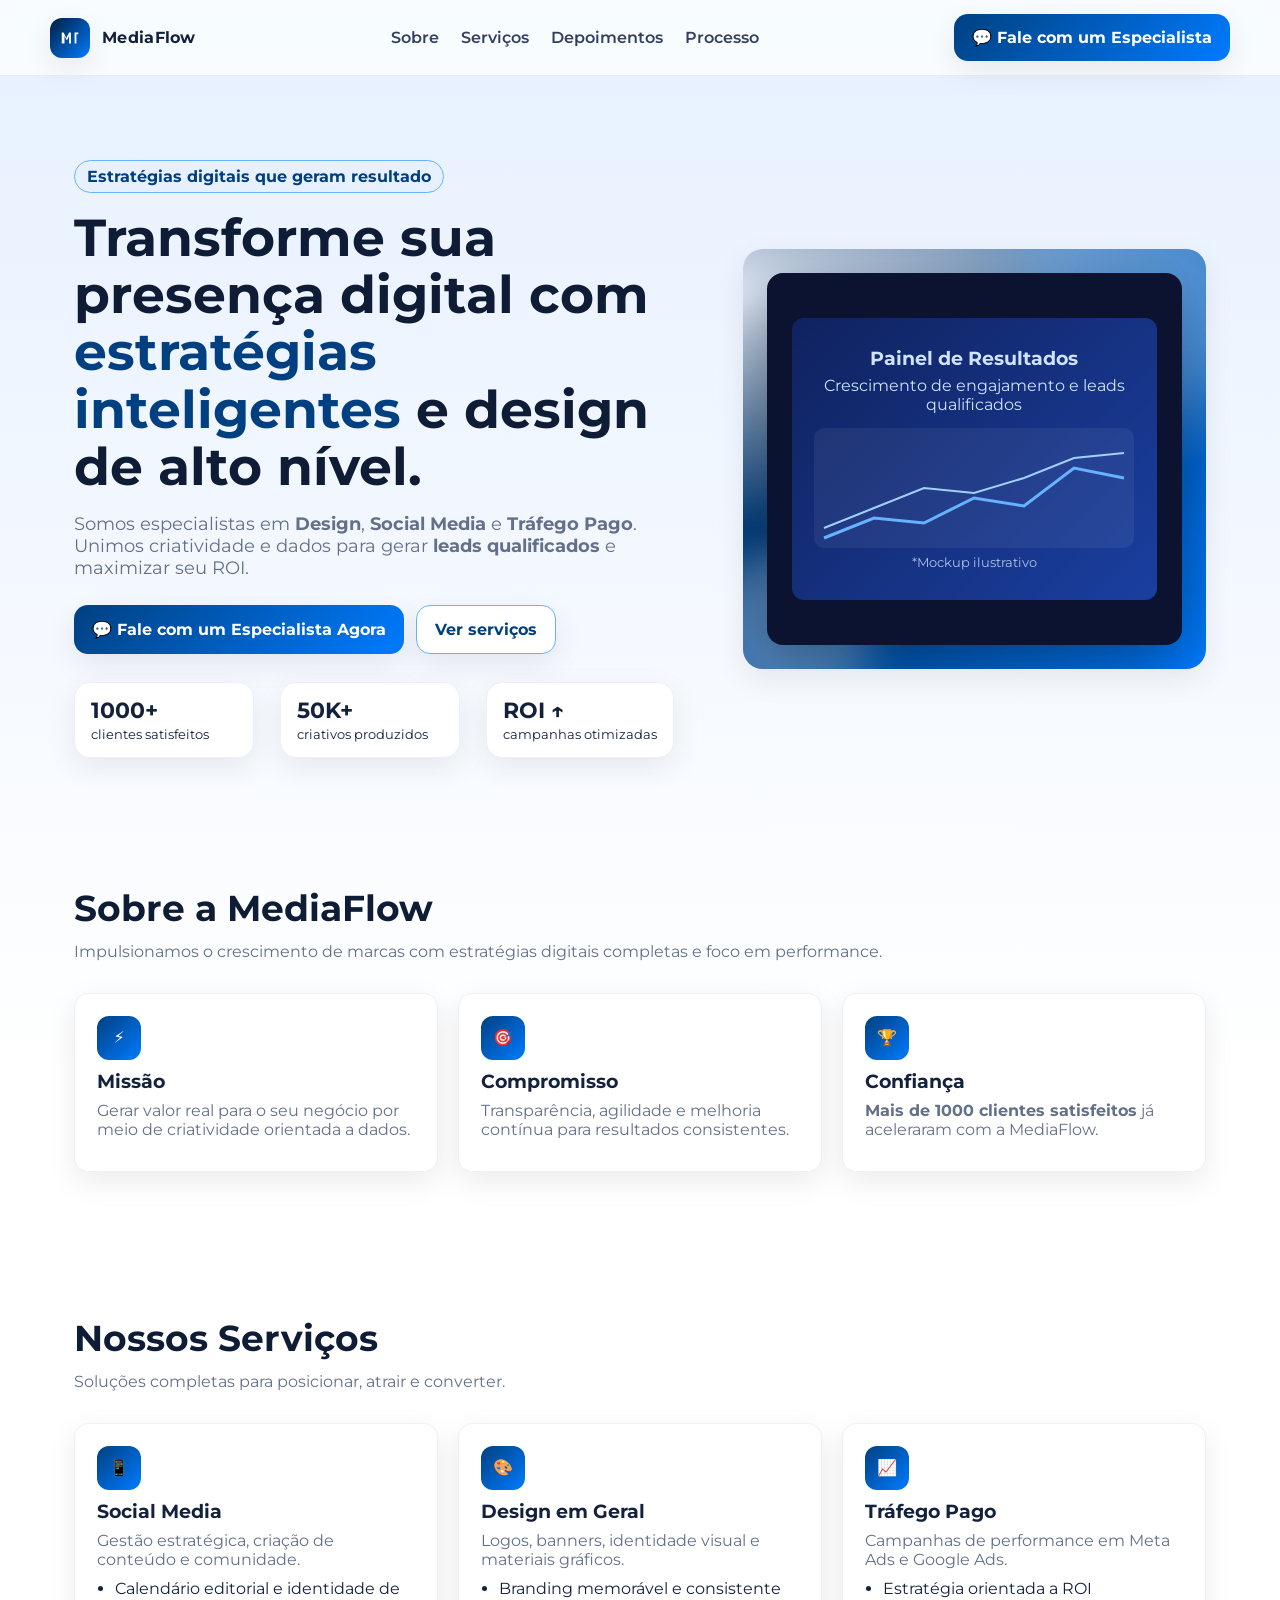
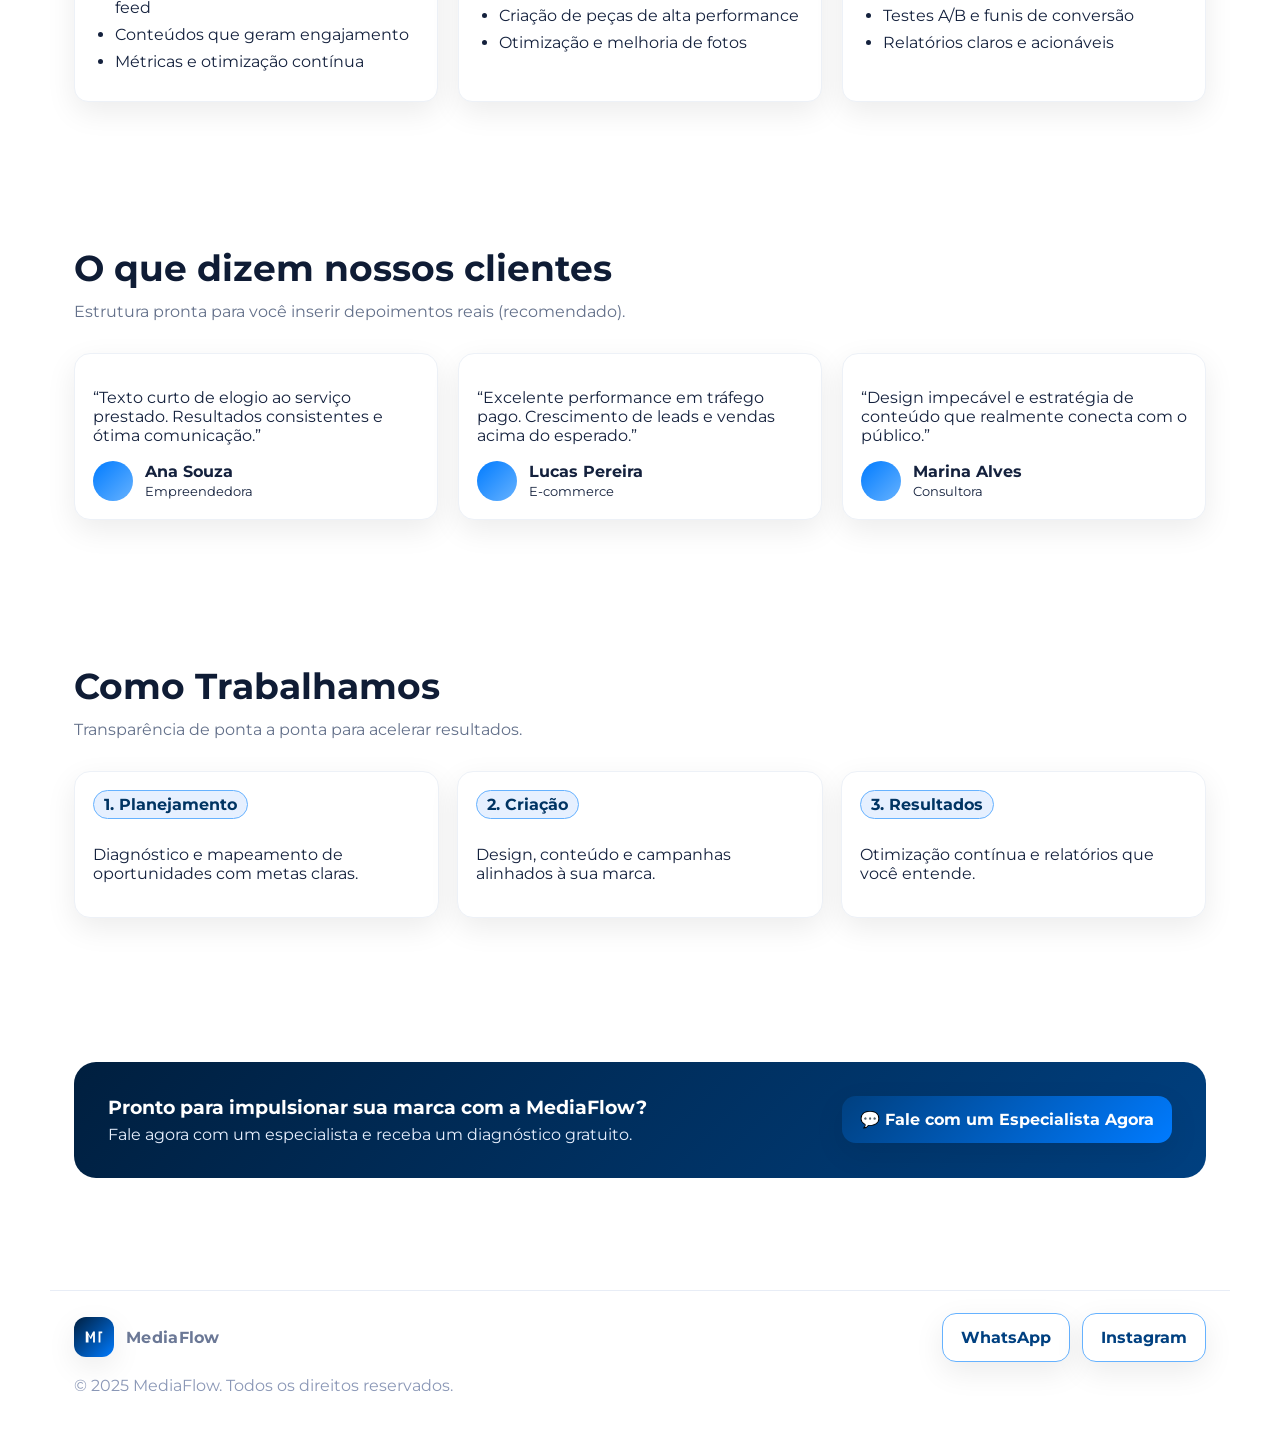
<file: index.html>
<!DOCTYPE html>
<html lang="pt-BR">
<head>
  <meta charset="utf-8" />
  <meta name="viewport" content="width=device-width, initial-scale=1" />
  <title>MediaFlow — Estratégias Digitais que Convertem</title>
  <meta name="description" content="MediaFlow: design, social media e tráfego pago. Criamos estratégias digitais inteligentes para gerar leads e resultados." />
  <meta name="robots" content="index,follow" />
  <meta property="og:title" content="MediaFlow — Estratégias Digitais que Convertem" />
  <meta property="og:description" content="Design, Social Media e Tráfego Pago para impulsionar sua marca." />
  <meta property="og:type" content="website" />
  <meta property="og:locale" content="pt_BR" />
  <meta name="theme-color" content="#001F3F" />
  <link rel="preconnect" href="https://fonts.googleapis.com">
  <link rel="preconnect" href="https://fonts.gstatic.com" crossorigin>
  <link href="https://fonts.googleapis.com/css2?family=Montserrat:wght@400;500;600;700&display=swap" rel="stylesheet">
  <link rel="icon" href="favicon.svg" type="image/svg+xml">
  <link rel="stylesheet" href="style.css" />
</head>
<body>
  <header>
    <div class="container nav">
      <div class="brand">
        <div class="logo" aria-hidden="true">
          <svg viewBox="0 0 24 24" role="img" aria-label="MediaFlow logo"><path d="M3 18V6h2l3 6 3-6h2v12h-2V9.8l-2.2 4.4H8.2L6 9.8V18H3Zm14-12h4v2h-2v10h-2V6Z"/></svg>
        </div>
        <span>MediaFlow</span>
      </div>
      <nav class="nav-links">
        <a href="#sobre">Sobre</a>
        <a href="#servicos">Serviços</a>
        <a href="#depoimentos">Depoimentos</a>
        <a href="#processo">Processo</a>
      </nav>
      <a class="btn btn-primary" href="https://wa.me/5512991845558" target="_blank" rel="noopener">💬 Fale com um Especialista</a>
    </div>
  </header>

  <section class="hero">
    <div class="container hero-grid">
      <div>
        <span class="eyebrow">Estratégias digitais que geram resultado</span>
        <h1>Transforme sua presença digital com <span style="color:var(--blue-700)">estratégias inteligentes</span> e design de alto nível.</h1>
        <p class="subtitle">Somos especialistas em <strong>Design</strong>, <strong>Social Media</strong> e <strong>Tráfego Pago</strong>. Unimos criatividade e dados para gerar <strong>leads qualificados</strong> e maximizar seu ROI.</p>
        <div class="hero-cta">
          <a class="btn btn-primary" href="https://wa.me/5512991845558" target="_blank" rel="noopener">💬 Fale com um Especialista Agora</a>
          <a class="btn btn-outline" href="#servicos">Ver serviços</a>
        </div>
        <div class="stats">
          <div class="stat"><b>1000+</b><br><small>clientes satisfeitos</small></div>
          <div class="stat"><b>50K+</b><br><small>criativos produzidos</small></div>
          <div class="stat"><b>ROI ↑</b><br><small>campanhas otimizadas</small></div>
        </div>
      </div>
      <div class="visual" aria-hidden="true">
        <div class="orb one"></div>
        <div class="orb two"></div>
        <div class="mock">
          <div class="mock-inner">
            <div>
              <h3 style="margin:0 0 6px">Painel de Resultados</h3>
              <p style="margin:0 0 14px">Crescimento de engajamento e leads qualificados</p>
              <svg width="320" height="120" viewBox="0 0 320 120" fill="none" xmlns="http://www.w3.org/2000/svg">
                <rect x="0" y="0" width="320" height="120" rx="10" fill="rgba(255,255,255,.06)"/>
                <polyline points="10,110 60,90 110,95 160,70 210,78 260,40 310,50" stroke="#66B2FF" stroke-width="3" fill="none"/>
                <polyline points="10,100 60,80 110,60 160,65 210,50 260,30 310,25" stroke="#9fd0ff" stroke-width="2" fill="none"/>
              </svg>
              <small style="opacity:.8">*Mockup ilustrativo</small>
            </div>
          </div>
        </div>
      </div>
    </div>
  </section>

  <section id="sobre">
    <div class="container">
      <h2 class="section-title">Sobre a MediaFlow</h2>
      <p class="section-sub">Impulsionamos o crescimento de marcas com estratégias digitais completas e foco em performance.</p>
      <div class="cards" style="grid-template-columns:repeat(3,1fr)">
        <div class="card">
          <div class="icon">⚡</div>
          <h3>Missão</h3>
          <p>Gerar valor real para o seu negócio por meio de criatividade orientada a dados.</p>
        </div>
        <div class="card">
          <div class="icon">🎯</div>
          <h3>Compromisso</h3>
          <p>Transparência, agilidade e melhoria contínua para resultados consistentes.</p>
        </div>
        <div class="card">
          <div class="icon">🏆</div>
          <h3>Confiança</h3>
          <p><strong>Mais de 1000 clientes satisfeitos</strong> já aceleraram com a MediaFlow.</p>
        </div>
      </div>
    </div>
  </section>

  <section id="servicos">
    <div class="container">
      <h2 class="section-title">Nossos Serviços</h2>
      <p class="section-sub">Soluções completas para posicionar, atrair e converter.</p>
      <div class="cards">
        <div class="card">
          <div class="icon">📱</div>
          <h3>Social Media</h3>
          <p>Gestão estratégica, criação de conteúdo e comunidade.</p>
          <ul class="list">
            <li>Calendário editorial e identidade de feed</li>
            <li>Conteúdos que geram engajamento</li>
            <li>Métricas e otimização contínua</li>
          </ul>
        </div>
        <div class="card">
          <div class="icon">🎨</div>
          <h3>Design em Geral</h3>
          <p>Logos, banners, identidade visual e materiais gráficos.</p>
          <ul class="list">
            <li>Branding memorável e consistente</li>
            <li>Criação de peças de alta performance</li>
            <li>Otimização e melhoria de fotos</li>
          </ul>
        </div>
        <div class="card">
          <div class="icon">📈</div>
          <h3>Tráfego Pago</h3>
          <p>Campanhas de performance em Meta Ads e Google Ads.</p>
          <ul class="list">
            <li>Estratégia orientada a ROI</li>
            <li>Testes A/B e funis de conversão</li>
            <li>Relatórios claros e acionáveis</li>
          </ul>
        </div>
      </div>
    </div>
  </section>

  <section id="depoimentos">
    <div class="container">
      <h2 class="section-title">O que dizem nossos clientes</h2>
      <p class="section-sub">Estrutura pronta para você inserir depoimentos reais (recomendado).</p>
      <div class="testi">
        <div class="t">
          <p>“Texto curto de elogio ao serviço prestado. Resultados consistentes e ótima comunicação.”</p>
          <div class="who">
            <div class="avatar"></div>
            <div>
              <b>Ana Souza</b><br><small>Empreendedora</small>
            </div>
          </div>
        </div>
        <div class="t">
          <p>“Excelente performance em tráfego pago. Crescimento de leads e vendas acima do esperado.”</p>
          <div class="who">
            <div class="avatar"></div>
            <div>
              <b>Lucas Pereira</b><br><small>E-commerce</small>
            </div>
          </div>
        </div>
        <div class="t">
          <p>“Design impecável e estratégia de conteúdo que realmente conecta com o público.”</p>
          <div class="who">
            <div class="avatar"></div>
            <div>
              <b>Marina Alves</b><br><small>Consultora</small>
            </div>
          </div>
        </div>
      </div>
    </div>
  </section>

  <section id="processo">
    <div class="container">
      <h2 class="section-title">Como Trabalhamos</h2>
      <p class="section-sub">Transparência de ponta a ponta para acelerar resultados.</p>
      <div class="process">
        <div class="step">
          <b>1. Planejamento</b>
          <p>Diagnóstico e mapeamento de oportunidades com metas claras.</p>
        </div>
        <div class="step">
          <b>2. Criação</b>
          <p>Design, conteúdo e campanhas alinhados à sua marca.</p>
        </div>
        <div class="step">
          <b>3. Resultados</b>
          <p>Otimização contínua e relatórios que você entende.</p>
        </div>
      </div>
    </div>
  </section>

  <section>
    <div class="container">
      <div class="cta">
        <div>
          <h3>Pronto para impulsionar sua marca com a MediaFlow?</h3>
          <p style="margin:6px 0 0">Fale agora com um especialista e receba um diagnóstico gratuito.</p>
        </div>
        <a class="btn btn-primary" href="https://wa.me/5512991845558" target="_blank" rel="noopener">💬 Fale com um Especialista Agora</a>
      </div>
    </div>
  </section>

  <footer>
    <div class="container footer-grid">
      <div class="brand">
        <div class="logo" aria-hidden="true">
          <svg viewBox="0 0 24 24" role="img" aria-label="MediaFlow logo"><path d="M3 18V6h2l3 6 3-6h2v12h-2V9.8l-2.2 4.4H8.2L6 9.8V18H3Zm14-12h4v2h-2v10h-2V6Z"/></svg>
        </div>
        <span>MediaFlow</span>
      </div>
      <div style="display:flex;gap:12px;flex-wrap:wrap">
        <a class="btn btn-outline" href="https://wa.me/5512991845558" target="_blank" rel="noopener">WhatsApp</a>
        <a class="btn btn-outline" href="https://www.instagram.com/mediaflow_art/" target="_blank" rel="noopener">Instagram</a>
      </div>
    </div>
    <div class="container" style="margin-top:14px;color:#8a97b6">
      © 2025 MediaFlow. Todos os direitos reservados.
    </div>
  </footer>

  <script>
    document.querySelectorAll('a[href^="#"]').forEach(a=>{
      a.addEventListener('click',()=>{
        if(window.innerWidth<720) document.activeElement&&document.activeElement.blur()
      })
    })
  </script>
</body>
</html>
</file>
<file: style.css>
:root{
  --blue-900:#001F3F; --blue-800:#003463; --blue-700:#004080; --blue-500:#007BFF;
  --blue-300:#66B2FF; --blue-100:#E6F0FF; --white:#FFFFFF; --black:#000000;
  --text:#14213d; --muted:#63708a; --success:#12b886; --shadow:0 10px 30px rgba(0,0,0,.08);
  --radius:20px; --radius-sm:14px; --container:1180px;
}
*{box-sizing:border-box} html{scroll-behavior:smooth}
body{margin:0;font-family:"Montserrat",system-ui,-apple-system,Segoe UI,Roboto,Arial,sans-serif;color:var(--text);
  background:linear-gradient(180deg,var(--blue-100),#fff 35%);}
a{color:inherit;text-decoration:none} .container{max-width:var(--container);padding:0 24px;margin:0 auto}
header{position:sticky;top:0;z-index:50;backdrop-filter:saturate(180%) blur(10px);
  background:rgba(255,255,255,.75);border-bottom:1px solid rgba(0,0,0,.06)}
.nav{display:flex;align-items:center;justify-content:space-between;padding:14px 0}
.brand{display:flex;gap:12px;align-items:center;font-weight:700;letter-spacing:.3px}
.logo{width:40px;height:40px;border-radius:12px;background:linear-gradient(135deg,var(--blue-900),var(--blue-500));
  display:grid;place-items:center;box-shadow:var(--shadow)} .logo svg{width:22px;height:22px;fill:#fff}
.nav-links{display:flex;gap:22px;align-items:center} .nav-links a{font-weight:600;color:#1f2b4d;opacity:.9}
.btn{display:inline-flex;align-items:center;gap:10px;font-weight:700;border:0;border-radius:14px;padding:14px 18px;cursor:pointer;
  transition:.25s all;box-shadow:var(--shadow)}
.btn-primary{background:linear-gradient(135deg,var(--blue-700),var(--blue-500));color:#fff}
.btn-primary:hover{transform:translateY(-2px);filter:brightness(1.05)}
.btn-outline{background:#fff;color:var(--blue-700);border:1px solid var(--blue-300)} .btn-outline:hover{transform:translateY(-2px)}
.hero{position:relative;padding:84px 0 56px;overflow:hidden}
.hero-grid{display:grid;grid-template-columns:1.15fr .85fr;gap:42px;align-items:center}
.eyebrow{display:inline-block;background:var(--blue-100);color:var(--blue-700);font-weight:700;padding:6px 12px;border-radius:999px;border:1px solid var(--blue-300)}
h1{font-size:clamp(28px,4.2vw,52px);line-height:1.1;margin:16px 0 12px;color:#0f1c35}
.subtitle{font-size:clamp(16px,1.6vw,18px);color:var(--muted);max-width:56ch}
.hero-cta{margin-top:26px;display:flex;gap:12px;flex-wrap:wrap}
.stats{margin-top:28px;display:flex;gap:26px;flex-wrap:wrap}
.stat{background:#fff;border:1px solid #edf1f7;border-radius:16px;padding:14px 16px;min-width:180px;box-shadow:var(--shadow)}
.stat b{font-size:22px}
.visual{position:relative;height:420px;border-radius:var(--radius);
  background:radial-gradient(1200px 400px at -10% 10%,var(--blue-100),transparent 60%),linear-gradient(135deg,var(--blue-900),var(--blue-500));
  overflow:hidden;box-shadow:var(--shadow)}
.orb{position:absolute;border-radius:50%;filter:blur(22px);opacity:.35}
.orb.one{width:220px;height:220px;background:#66B2FF;top:-60px;right:-30px}
.orb.two{width:160px;height:160px;background:#E6F0FF;bottom:-40px;left:-30px}
.mock{position:absolute;inset:24px;border-radius:16px;background:#0b1330;box-shadow:0 20px 60px rgba(0,0,0,.35);display:grid;place-items:center}
.mock-inner{width:88%;height:76%;border-radius:12px;background:linear-gradient(135deg,#10225f,#1a3fa0);display:grid;place-items:center;
  color:#cfe3ff;text-align:center;padding:18px}
section{padding:72px 0} .section-title{font-size:clamp(24px,3vw,36px);margin:0 0 12px;color:#0f1c35}
.section-sub{color:var(--muted);margin:0 0 32px}
.cards{display:grid;grid-template-columns:repeat(3,1fr);gap:20px}
.card{background:#fff;border:1px solid #edf1f7;border-radius:var(--radius-sm);padding:22px;box-shadow:var(--shadow);
  transition:.28s transform,.28s box-shadow}
.card:hover{transform:translateY(-6px);box-shadow:0 18px 40px rgba(0,0,0,.12)}
.icon{width:44px;height:44px;border-radius:12px;display:grid;place-items:center;background:linear-gradient(135deg,var(--blue-700),var(--blue-500));
  color:#fff;margin-bottom:10px}
.card h3{margin:6px 0 8px} .card p{color:var(--muted);margin:0 0 10px}
.list{padding-left:18px;margin:0} .list li{margin:8px 0}
.testi{display:grid;grid-template-columns:repeat(3,1fr);gap:20px}
.testi .t{background:#fff;border:1px solid #edf1f7;border-radius:16px;padding:18px;box-shadow:var(--shadow)}
.t .who{display:flex;gap:12px;align-items:center;margin-top:12px}
.avatar{width:40px;height:40px;border-radius:50%;background:linear-gradient(135deg,var(--blue-500),var(--blue-300))}
.process{display:grid;grid-template-columns:repeat(3,1fr);gap:18px}
.step{background:#fff;border:1px solid #edf1f7;border-radius:16px;padding:18px;box-shadow:var(--shadow)}
.step b{display:inline-block;background:var(--blue-100);border:1px solid var(--blue-300);color:var(--blue-800);
  padding:4px 10px;border-radius:999px;margin-bottom:10px}
.cta{background:linear-gradient(135deg,var(--blue-900),var(--blue-700));border-radius:22px;padding:34px;color:#e8f1ff;
  display:flex;align-items:center;justify-content:space-between;gap:20px;flex-wrap:wrap}
.cta h3{color:#fff;margin:0}
footer{padding:40px 0 60px;color:#6b7896}
.footer-grid{display:flex;gap:28px;align-items:center;justify-content:space-between;flex-wrap:wrap;border-top:1px solid #e8edf6;padding-top:22px}
@media (max-width:1024px){
  .hero-grid{grid-template-columns:1fr} .visual{height:320px} .cards{grid-template-columns:repeat(2,1fr)}
  .testi{grid-template-columns:repeat(2,1fr)} .process{grid-template-columns:repeat(3,1fr)}
}
@media (max-width:720px){
  .cards,.testi{grid-template-columns:1fr} .process{grid-template-columns:1fr} .nav-links{display:none} .stat{min-width:unset}
}
</file>
